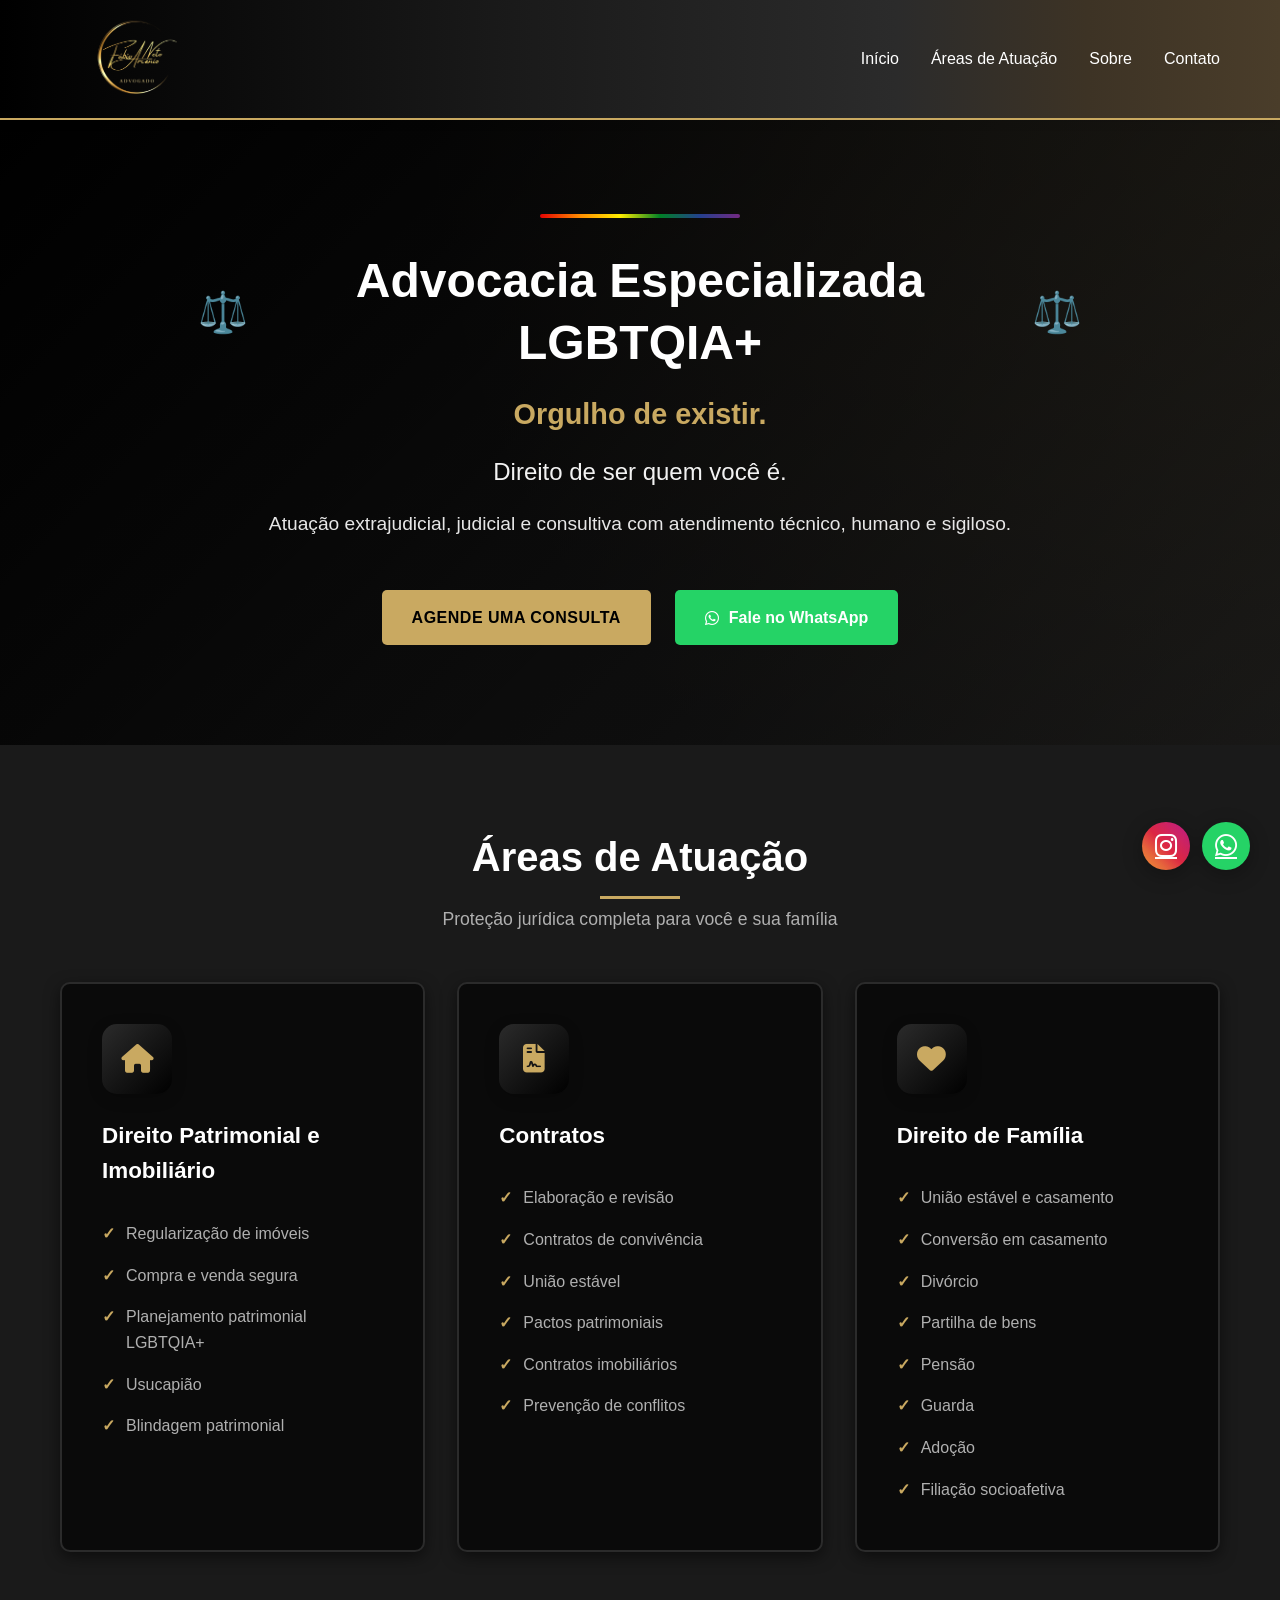
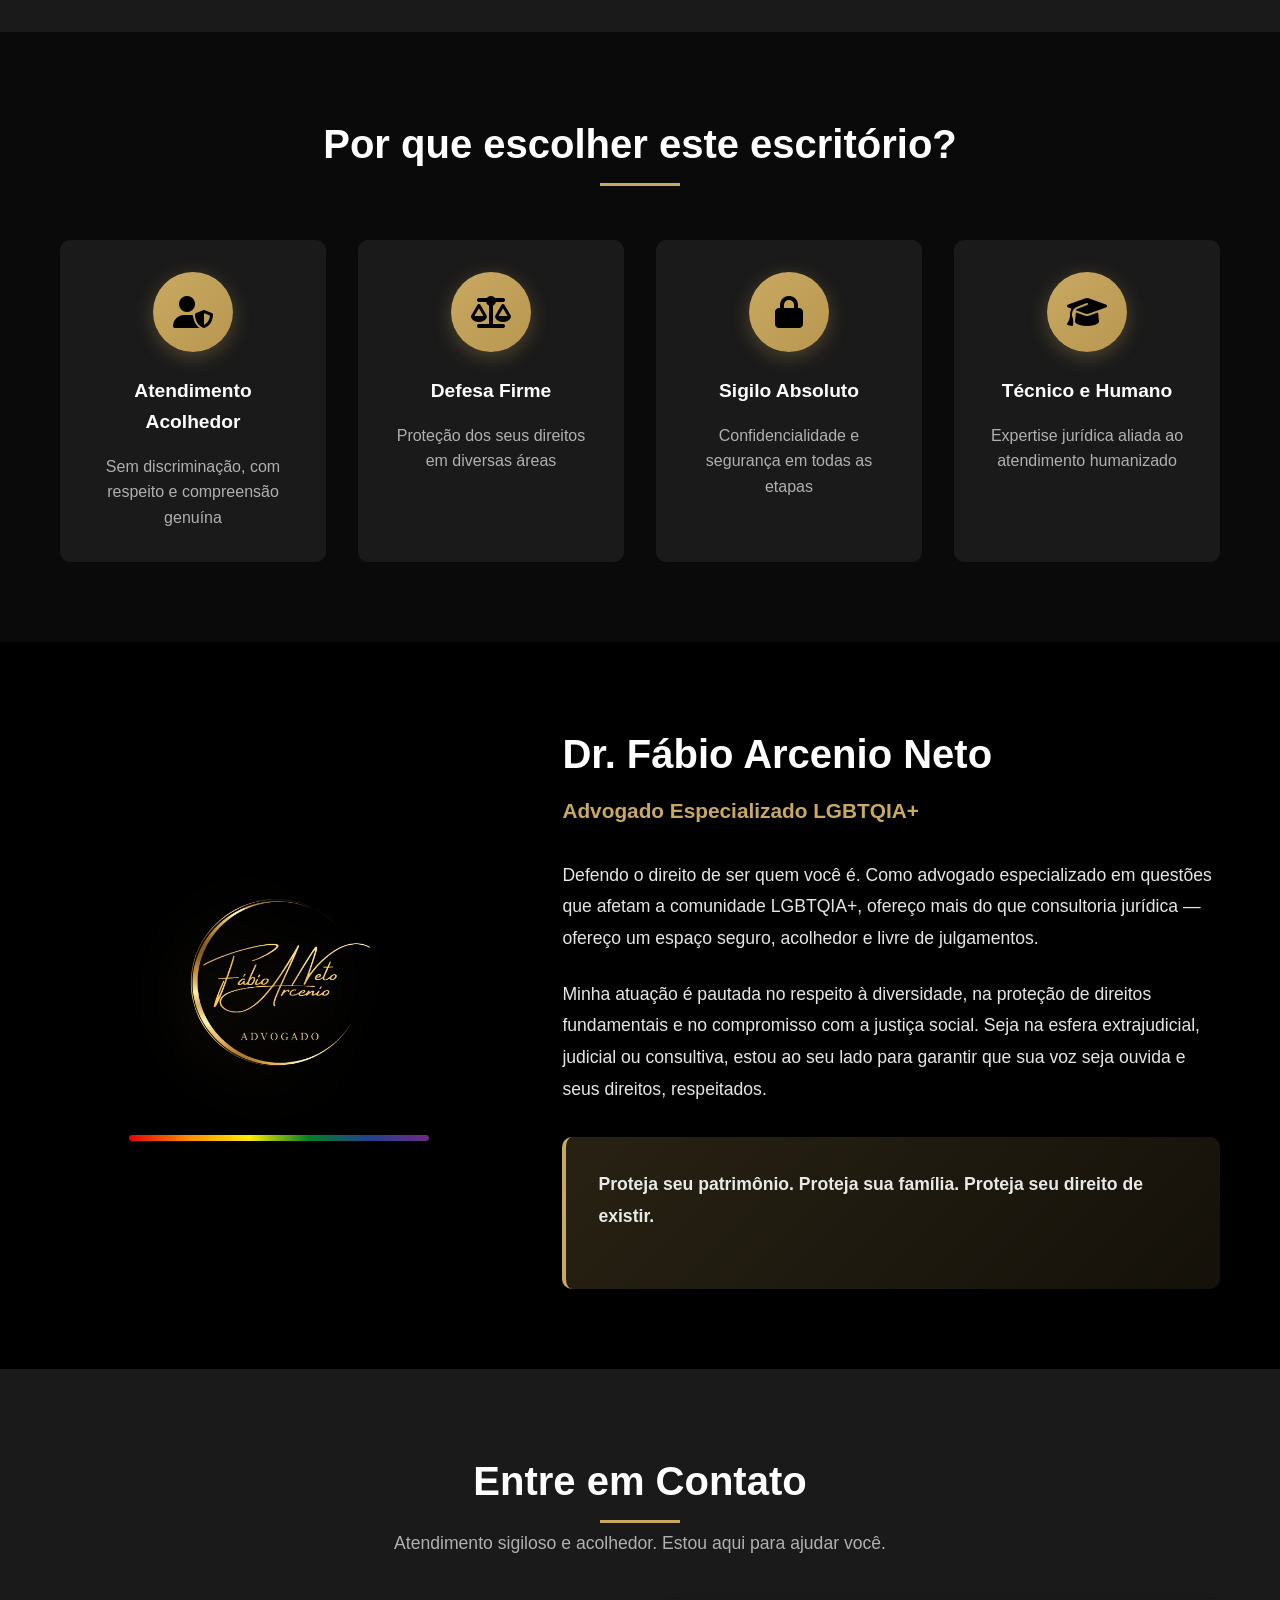
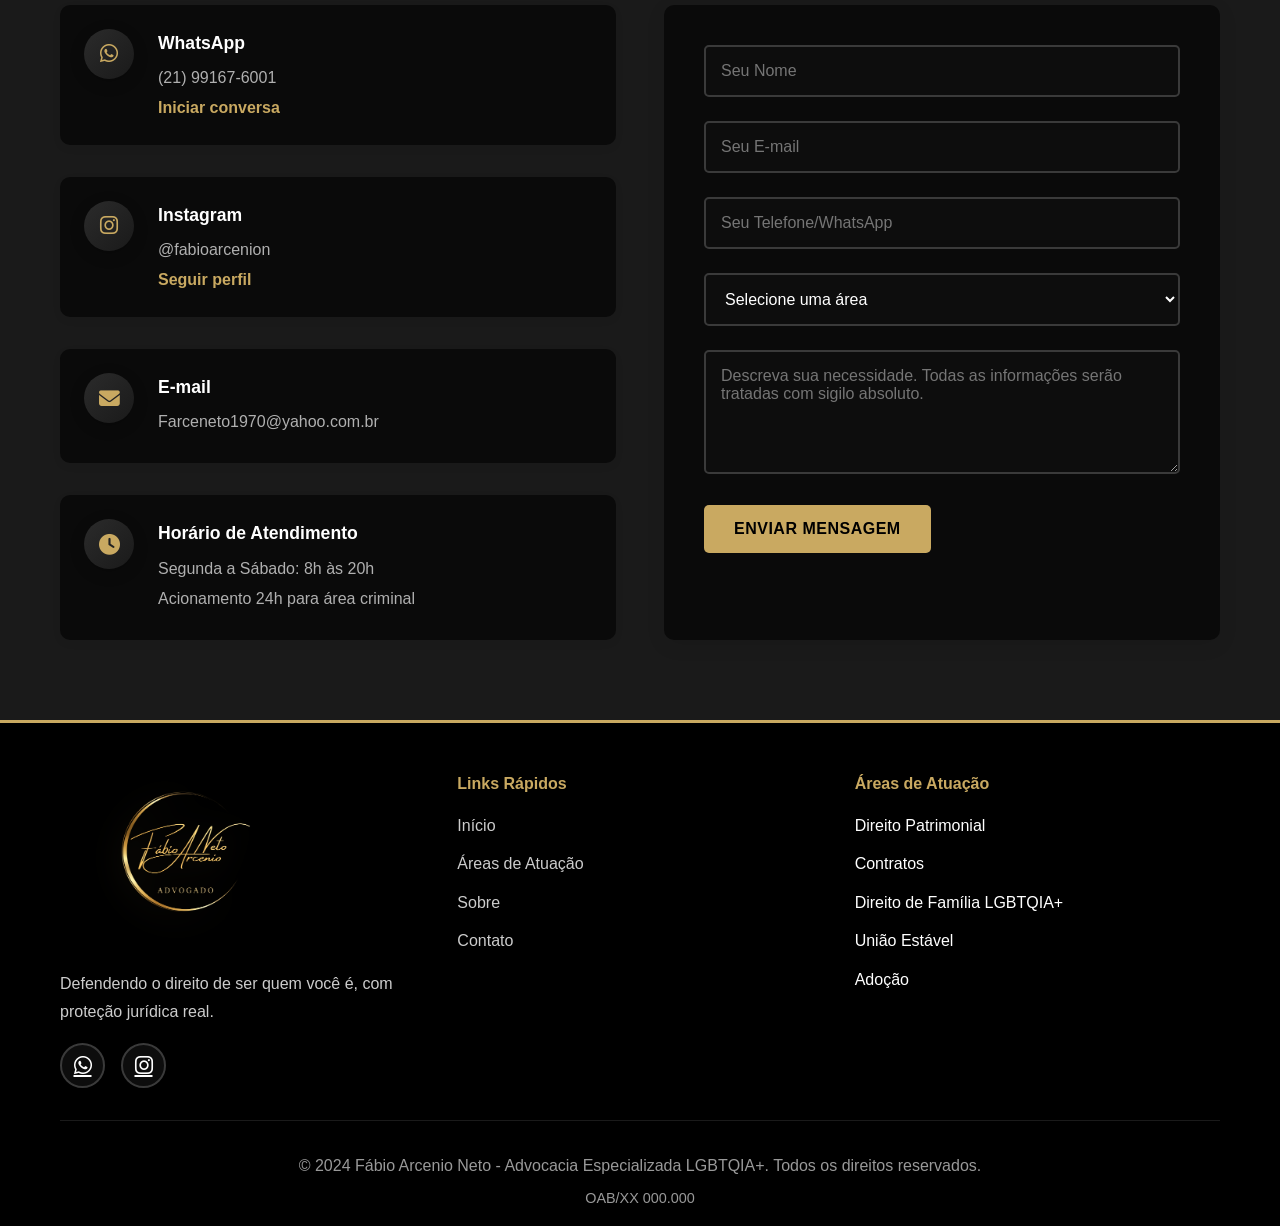
<file: Landing Page Advocacia/index.html>
<!DOCTYPE html>
<html lang="pt-BR">

<head>
    <meta charset="UTF-8">
    <meta name="viewport" content="width=device-width, initial-scale=1.0">
    <meta name="description"
        content="Advocacia Especializada LGBTQIA+ - Dr. Fábio Arcenio Neto - Direito de ser quem você é com proteção jurídica real">
    <title>Fábio Arcenio Neto - Advocacia LGBTQIA+</title>
    <link rel="stylesheet" href="style.css">
    <link rel="stylesheet" href="https://cdnjs.cloudflare.com/ajax/libs/font-awesome/6.4.0/css/all.min.css">
</head>

<body>
    <!-- Header -->
    <header class="header">
        <nav class="navbar">
            <div class="container">
                <div class="logo">
                    <img src="images/logo-white.png" alt="Fábio Arcenio Neto Advogado" class="logo-img">
                </div>
                <ul class="nav-menu">
                    <li><a href="#inicio">Início</a></li>
                    <li><a href="#areas">Áreas de Atuação</a></li>
                    <li><a href="#sobre">Sobre</a></li>
                    <li><a href="#contato">Contato</a></li>
                </ul>
                <div class="hamburger">
                    <span></span>
                    <span></span>
                    <span></span>
                </div>
            </div>
        </nav>
    </header>

    <!-- Hero Section -->
    <section id="inicio" class="hero">
        <div class="hero-overlay"></div>
        <div class="container">
            <div class="hero-content">
                <div class="rainbow-bar"></div>
                <h1><span class="pride-emoji">⚖️</span> Advocacia Especializada LGBTQIA+ <span
                        class="pride-emoji">⚖️</span></h1>
                <p class="hero-subtitle">Orgulho de existir.</p>
                <p class="hero-tagline">Direito de ser quem você é.</p>
                <p class="hero-description">Atuação extrajudicial, judicial e consultiva com atendimento técnico, humano
                    e sigiloso.</p>
                <div class="hero-buttons">
                    <a href="#contato" class="btn btn-primary">Agende uma Consulta</a>
                    <a href="https://wa.me/5521991676001" target="_blank" class="btn btn-whatsapp">
                        <i class="fab fa-whatsapp"></i> Fale no WhatsApp
                    </a>
                </div>
            </div>
        </div>
    </section>

    <!-- Áreas de Atuação -->
    <section id="areas" class="areas">
        <div class="container">
            <h2 class="section-title">Áreas de Atuação</h2>
            <p class="section-subtitle">Proteção jurídica completa para você e sua família</p>
            <div class="areas-grid">
                <div class="area-card">
                    <div class="icon">
                        <i class="fas fa-home"></i>
                    </div>
                    <h3>Direito Patrimonial e Imobiliário</h3>
                    <ul class="area-list">
                        <li>Regularização de imóveis</li>
                        <li>Compra e venda segura</li>
                        <li>Planejamento patrimonial LGBTQIA+</li>
                        <li>Usucapião</li>
                        <li>Blindagem patrimonial</li>
                    </ul>
                </div>
                <div class="area-card">
                    <div class="icon">
                        <i class="fas fa-file-contract"></i>
                    </div>
                    <h3>Contratos</h3>
                    <ul class="area-list">
                        <li>Elaboração e revisão</li>
                        <li>Contratos de convivência</li>
                        <li>União estável</li>
                        <li>Pactos patrimoniais</li>
                        <li>Contratos imobiliários</li>
                        <li>Prevenção de conflitos</li>
                    </ul>
                </div>
                <div class="area-card">
                    <div class="icon">
                        <i class="fas fa-heart"></i>
                    </div>
                    <h3>Direito de Família</h3>
                    <ul class="area-list">
                        <li>União estável e casamento</li>
                        <li>Conversão em casamento</li>
                        <li>Divórcio</li>
                        <li>Partilha de bens</li>
                        <li>Pensão</li>
                        <li>Guarda</li>
                        <li>Adoção</li>
                        <li>Filiação socioafetiva</li>
                    </ul>
                </div>
            </div>
        </div>
    </section>

    <!-- Diferenciais -->
    <section class="diferenciais-section">
        <div class="container">
            <h2 class="section-title">Por que escolher este escritório?</h2>
            <div class="diferenciais-grid">
                <div class="diferencial-card">
                    <div class="icon-circle">
                        <i class="fas fa-user-shield"></i>
                    </div>
                    <h3>Atendimento Acolhedor</h3>
                    <p>Sem discriminação, com respeito e compreensão genuína</p>
                </div>
                <div class="diferencial-card">
                    <div class="icon-circle">
                        <i class="fas fa-balance-scale"></i>
                    </div>
                    <h3>Defesa Firme</h3>
                    <p>Proteção dos seus direitos em diversas áreas</p>
                </div>
                <div class="diferencial-card">
                    <div class="icon-circle">
                        <i class="fas fa-lock"></i>
                    </div>
                    <h3>Sigilo Absoluto</h3>
                    <p>Confidencialidade e segurança em todas as etapas</p>
                </div>
                <div class="diferencial-card">
                    <div class="icon-circle">
                        <i class="fas fa-graduation-cap"></i>
                    </div>
                    <h3>Técnico e Humano</h3>
                    <p>Expertise jurídica aliada ao atendimento humanizado</p>
                </div>
            </div>
        </div>
    </section>

    <!-- Sobre -->
    <section id="sobre" class="sobre">
        <div class="container">
            <div class="sobre-content">
                <div class="sobre-image">
                    <img src="images/logo-white.png" alt="Fábio Arcenio Neto" class="sobre-logo">
                    <div class="pride-flag"></div>
                </div>
                <div class="sobre-text">
                    <h2>Dr. Fábio Arcenio Neto</h2>
                    <h3 class="subtitle-gold">Advogado Especializado LGBTQIA+</h3>
                    <p>Defendo o direito de ser quem você é. Como advogado especializado em questões que afetam a
                        comunidade LGBTQIA+, ofereço mais do que consultoria jurídica — ofereço um espaço seguro,
                        acolhedor e livre de julgamentos.</p>
                    <p>Minha atuação é pautada no respeito à diversidade, na proteção de direitos fundamentais e no
                        compromisso com a justiça social. Seja na esfera extrajudicial, judicial ou consultiva, estou ao
                        seu lado para garantir que sua voz seja ouvida e seus direitos, respeitados.</p>
                    <div class="cta-box">
                        <p class="cta-text"><strong>Proteja seu patrimônio. Proteja sua família. Proteja seu direito de
                                existir.</strong></p>
                    </div>
                </div>
            </div>
        </div>
    </section>

    <!-- Contato -->
    <section id="contato" class="contato">
        <div class="container">
            <h2 class="section-title">Entre em Contato</h2>
            <p class="section-subtitle">Atendimento sigiloso e acolhedor. Estou aqui para ajudar você.</p>

            <div class="contato-content">
                <div class="contato-info">
                    <div class="info-item">
                        <i class="fab fa-whatsapp"></i>
                        <div>
                            <h4>WhatsApp</h4>
                            <p>(21) 99167-6001</p>
                            <a href="https://wa.me/5521991676001" target="_blank" class="link-gold">Iniciar conversa</a>
                        </div>
                    </div>
                    <div class="info-item">
                        <i class="fab fa-instagram"></i>
                        <div>
                            <h4>Instagram</h4>
                            <p>@fabioarcenion</p>
                            <a href="https://www.instagram.com/fabioarcenion?igsh=N3hwaGlwd3M0ZGU=" target="_blank"
                                class="link-gold">Seguir perfil</a>
                        </div>
                    </div>
                    <div class="info-item">
                        <i class="fas fa-envelope"></i>
                        <div>
                            <h4>E-mail</h4>
                            <p>Farceneto1970@yahoo.com.br</p>
                        </div>
                    </div>
                    <div class="info-item">
                        <i class="fas fa-clock"></i>
                        <div>
                            <h4>Horário de Atendimento</h4>
                            <p>Segunda a Sábado: 8h às 20h</p>
                            <p>Acionamento 24h para área criminal</p>
                        </div>
                    </div>
                </div>

                <div class="contato-form">
                    <form id="formulario-contato">
                        <div class="form-group">
                            <input type="text" id="nome" name="nome" placeholder="Seu Nome" required>
                        </div>
                        <div class="form-group">
                            <input type="email" id="email" name="email" placeholder="Seu E-mail" required>
                        </div>
                        <div class="form-group">
                            <input type="tel" id="telefone" name="telefone" placeholder="Seu Telefone/WhatsApp"
                                required>
                        </div>
                        <div class="form-group">
                            <select id="assunto" name="assunto" required>
                                <option value="">Selecione uma área</option>
                                <option value="patrimonial">Direito Patrimonial e Imobiliário</option>
                                <option value="contratos">Contratos</option>
                                <option value="familia">Direito de Família</option>
                                <option value="outro">Outra área</option>
                            </select>
                        </div>
                        <div class="form-group">
                            <textarea id="mensagem" name="mensagem" rows="5"
                                placeholder="Descreva sua necessidade. Todas as informações serão tratadas com sigilo absoluto."
                                required></textarea>
                        </div>
                        <button type="submit" class="btn btn-primary">Enviar Mensagem</button>
                    </form>
                </div>
            </div>
        </div>
    </section>

    <!-- Footer -->
    <footer class="footer">
        <div class="container">
            <div class="footer-content">
                <div class="footer-section footer-logo-section">
                    <img src="images/logo-white.png" alt="Fábio Arcenio Neto" class="footer-logo">
                    <p>Defendendo o direito de ser quem você é, com proteção jurídica real.</p>
                    <div class="footer-social">
                        <a href="https://wa.me/5521991676001" target="_blank" title="WhatsApp">
                            <i class="fab fa-whatsapp"></i>
                        </a>
                        <a href="https://www.instagram.com/fabioarcenion?igsh=N3hwaGlwd3M0ZGU=" target="_blank"
                            title="Instagram">
                            <i class="fab fa-instagram"></i>
                        </a>
                    </div>
                </div>
                <div class="footer-section">
                    <h4>Links Rápidos</h4>
                    <ul>
                        <li><a href="#inicio">Início</a></li>
                        <li><a href="#areas">Áreas de Atuação</a></li>
                        <li><a href="#sobre">Sobre</a></li>
                        <li><a href="#contato">Contato</a></li>
                    </ul>
                </div>
                <div class="footer-section">
                    <h4>Áreas de Atuação</h4>
                    <ul>
                        <li>Direito Patrimonial</li>
                        <li>Contratos</li>
                        <li>Direito de Família LGBTQIA+</li>
                        <li>União Estável</li>
                        <li>Adoção</li>
                    </ul>
                </div>
            </div>
            <div class="footer-bottom">
                <p>&copy; 2024 Fábio Arcenio Neto - Advocacia Especializada LGBTQIA+. Todos os direitos reservados.</p>
                <p class="oab-info">OAB/XX 000.000</p>
            </div>
        </div>
    </footer>

    <!-- Botões Flutuantes -->
    <div class="floating-buttons">
        <a href="https://www.instagram.com/fabioarcenion?igsh=N3hwaGlwd3M0ZGU=" class="instagram-float" target="_blank"
            title="Siga no Instagram">
            <i class="fab fa-instagram"></i>
        </a>
        <a href="https://wa.me/5521991676001" class="whatsapp-float" target="_blank" title="Fale conosco no WhatsApp">
            <i class="fab fa-whatsapp"></i>
        </a>
    </div>

    <script src="script.js"></script>
</body>

</html>
</file>
<file: Landing Page Advocacia/style.css>
/* Reset e Configurações Globais */
* {
    margin: 0;
    padding: 0;
    box-sizing: border-box;
}

html {
    scroll-behavior: smooth;
}

:root {
    --primary-color: #1a1a1a;
    --secondary-color: #c9a961;
    --gold-light: #d4b875;
    --gold-dark: #b89751;
    --dark-color: #000000;
    --light-color: #f5f5f5;
    --white: #ffffff;
    --text-color: #2b2b2b;
    --gray: #6b6b6b;
    --medium-gray: #4a4a4a;
    --transition: all 0.3s ease;

    /* Pride Colors */
    --pride-red: #e40303;
    --pride-orange: #ff8c00;
    --pride-yellow: #ffed00;
    --pride-green: #008026;
    --pride-blue: #24408e;
    --pride-purple: #732982;
}

body {
    font-family: 'Segoe UI', Tahoma, Geneva, Verdana, sans-serif;
    line-height: 1.6;
    color: var(--text-color);
    overflow-x: hidden;
}

.container {
    max-width: 1200px;
    margin: 0 auto;
    padding: 0 20px;
}

/* Header e Navegação */
.header {
    background: linear-gradient(to right, #000000 0%, #1a1a1a 40%, #2b2b2b 70%, #3d3325 85%, #4a3d2a 100%);
    box-shadow: 0 2px 15px rgba(0, 0, 0, 0.3);
    position: fixed;
    width: 100%;
    top: 0;
    z-index: 1000;
    border-bottom: 2px solid var(--secondary-color);
}

.navbar .container {
    display: flex;
    justify-content: space-between;
    align-items: center;
    padding: 0.5rem 20px;
}

.logo {
    display: flex;
    align-items: center;
}

.logo-img {
    height: 102px;
    width: auto;
    object-fit: contain;
    transition: var(--transition);
    filter: brightness(1.1);
}

.logo-img:hover {
    transform: scale(1.05);
    filter: brightness(1.2);
}

.nav-menu {
    display: flex;
    list-style: none;
    gap: 2rem;
}

.nav-menu a {
    text-decoration: none;
    color: var(--white);
    font-weight: 500;
    transition: var(--transition);
    position: relative;
}

.nav-menu a::after {
    content: '';
    position: absolute;
    bottom: -5px;
    left: 0;
    width: 0;
    height: 2px;
    background: var(--secondary-color);
    transition: var(--transition);
}

.nav-menu a:hover {
    color: var(--secondary-color);
}

.nav-menu a:hover::after {
    width: 100%;
}

.social-links {
    display: flex;
    gap: 1rem;
    align-items: center;
}

.social-links a {
    width: 40px;
    height: 40px;
    display: flex;
    align-items: center;
    justify-content: center;
    border-radius: 50%;
    transition: var(--transition);
    font-size: 1.2rem;
}

.whatsapp-link {
    background: #25D366;
    color: var(--white);
}

.whatsapp-link:hover {
    background: #128C7E;
    transform: scale(1.1);
}

.instagram-link {
    background: linear-gradient(45deg, #f09433 0%, #e6683c 25%, #dc2743 50%, #cc2366 75%, #bc1888 100%);
    color: var(--white);
}

.instagram-link:hover {
    transform: scale(1.1);
}

.hamburger {
    display: none;
    flex-direction: column;
    cursor: pointer;
    gap: 5px;
}

.hamburger span {
    width: 25px;
    height: 3px;
    background: var(--secondary-color);
    transition: var(--transition);
}

/* Hero Section */
.hero {
    margin-top: 114px;
    padding: 100px 0;
    background: linear-gradient(135deg, #000000 0%, #1a1a1a 50%, #2b2b2b 100%);
    color: var(--white);
    position: relative;
    min-height: 600px;
    display: flex;
    align-items: center;
}

.hero::before {
    content: '';
    position: absolute;
    top: 0;
    left: 0;
    right: 0;
    bottom: 0;
    background: radial-gradient(circle at top right, rgba(201, 169, 97, 0.15) 0%, transparent 60%);
    pointer-events: none;
}

.hero-overlay {
    position: absolute;
    top: 0;
    left: 0;
    right: 0;
    bottom: 0;
    background: linear-gradient(135deg, rgba(0, 0, 0, 0.7) 0%, rgba(0, 0, 0, 0.5) 100%);
    z-index: 0;
}

.hero .container {
    position: relative;
    z-index: 1;
}

.hero-content {
    max-width: 900px;
    margin: 0 auto;
    text-align: center;
}

.rainbow-bar {
    height: 4px;
    background: linear-gradient(to right,
        var(--pride-red),
        var(--pride-orange),
        var(--pride-yellow),
        var(--pride-green),
        var(--pride-blue),
        var(--pride-purple)
    );
    margin: 0 auto 2rem;
    width: 200px;
    border-radius: 2px;
}

.pride-emoji {
    font-size: 2.5rem;
    display: inline;
    margin: 0 0.5rem;
    vertical-align: middle;
}

.hero-content h1 {
    font-size: 3rem;
    margin-bottom: 1rem;
    line-height: 1.3;
    font-weight: 700;
    color: var(--white);
    display: flex;
    align-items: center;
    justify-content: center;
    flex-wrap: nowrap;
}

.hero-subtitle {
    font-size: 1.8rem;
    color: var(--secondary-color);
    font-weight: 600;
    margin-bottom: 1rem;
}

.hero-tagline {
    font-size: 1.5rem;
    margin-bottom: 1rem;
    opacity: 0.95;
    line-height: 1.6;
}

.hero-description {
    font-size: 1.2rem;
    margin-bottom: 3rem;
    opacity: 0.9;
    line-height: 1.8;
}

.hero-buttons {
    display: flex;
    gap: 1.5rem;
    flex-wrap: wrap;
    justify-content: center;
}

.btn {
    padding: 15px 30px;
    text-decoration: none;
    border-radius: 5px;
    font-weight: 600;
    transition: var(--transition);
    display: inline-flex;
    align-items: center;
    gap: 10px;
    border: none;
    cursor: pointer;
    font-size: 1rem;
}

.btn-primary {
    background: var(--secondary-color);
    color: var(--dark-color);
    font-weight: 700;
    text-transform: uppercase;
    letter-spacing: 0.5px;
}

.btn-primary:hover {
    background: var(--gold-light);
    transform: translateY(-2px);
    box-shadow: 0 8px 25px rgba(201, 169, 97, 0.5);
}

.btn-whatsapp {
    background: #25D366;
    color: var(--white);
}

.btn-whatsapp:hover {
    background: #128C7E;
    transform: translateY(-2px);
    box-shadow: 0 8px 25px rgba(37, 211, 102, 0.4);
}

/* Seções Gerais */
section {
    padding: 80px 0;
}

.section-title {
    text-align: center;
    font-size: 2.5rem;
    color: var(--white);
    margin-bottom: 1rem;
    position: relative;
    display: inline-block;
    width: 100%;
}

.section-title::after {
    content: '';
    position: absolute;
    bottom: -10px;
    left: 50%;
    transform: translateX(-50%);
    width: 80px;
    height: 3px;
    background: var(--secondary-color);
}

.section-subtitle {
    text-align: center;
    font-size: 1.1rem;
    color: #b0b0b0;
    margin-bottom: 3rem;
}

/* Áreas de Atuação */
.areas {
    background: #1a1a1a;
}

.areas-grid {
    display: grid;
    grid-template-columns: repeat(auto-fit, minmax(320px, 1fr));
    gap: 2rem;
}

.area-card {
    background: #0a0a0a;
    padding: 2.5rem;
    border-radius: 10px;
    text-align: left;
    transition: var(--transition);
    box-shadow: 0 5px 15px rgba(0, 0, 0, 0.5);
    border: 2px solid #2b2b2b;
}

.area-card:hover {
    border: 1px solid #2b2b2b;
    transform: translateY(-10px);
    box-shadow: 0 15px 40px rgba(201, 169, 97, 0.3);
    border-color: var(--secondary-color);
}

.area-card .icon {
    width: 70px;
    height: 70px;
    margin-bottom: 1.5rem;
    background: linear-gradient(135deg, #2b2b2b 0%, #000000 100%);
    border-radius: 15px;
    display: flex;
    align-items: center;
    justify-content: center;
    color: var(--secondary-color);
    font-size: 1.8rem;
    box-shadow: 0 4px 15px rgba(0, 0, 0, 0.2);
}

.area-card h3 {
    color: var(--white);
    margin-bottom: 1.5rem;
    font-size: 1.4rem;
}

.area-list {
    list-style: none;
    padding: 0;
}

.area-list li {
    padding: 0.5rem 0;
    padding-left: 1.5rem;
    color: #b0b0b0;
    position: relative;
}

.area-list li::before {
    content: '✓';
    position: absolute;
    left: 0;
    color: var(--secondary-color);
    font-weight: bold;
}

/* Diferenciais Section */
.diferenciais-section {
    background: #0a0a0a;
}

.diferenciais-grid {
    display: grid;
    grid-template-columns: repeat(auto-fit, minmax(250px, 1fr));
    gap: 2rem;
    margin-top: 3rem;
}

.diferencial-card {
    text-align: center;
    padding: 2rem;
    background: #1a1a1a;
    border-radius: 10px;
    transition: var(--transition);
}

.diferencial-card:hover {
    transform: translateY(-5px);
    box-shadow: 0 10px 30px rgba(201, 169, 97, 0.2);
}

.icon-circle {
    width: 80px;
    height: 80px;
    background: linear-gradient(135deg, var(--secondary-color) 0%, var(--gold-dark) 100%);
    border-radius: 50%;
    display: flex;
    align-items: center;
    justify-content: center;
    margin: 0 auto 1.5rem;
    color: var(--dark-color);
    font-size: 2rem;
    box-shadow: 0 5px 20px rgba(201, 169, 97, 0.3);
}

.diferencial-card h3 {
    color: var(--white);
    margin-bottom: 1rem;
    font-size: 1.2rem;
}

.diferencial-card p {
    color: #b0b0b0;
    line-height: 1.6;
}

/* Sobre */
.sobre {
    background: var(--dark-color);
    color: var(--white);
}

.sobre .section-title {
    color: var(--white);
}

.sobre .section-title::after {
    background: var(--secondary-color);
}

.sobre-content {
    display: grid;
    grid-template-columns: 1fr 1.5fr;
    gap: 4rem;
    align-items: center;
}

.sobre-image {
    position: relative;
    text-align: center;
}

.sobre-logo {
    max-width: 350px;
    width: 100%;
    height: auto;
    object-fit: contain;
    filter: drop-shadow(0 10px 30px rgba(201, 169, 97, 0.3));
    transition: var(--transition);
}

.sobre-logo:hover {
    transform: scale(1.05);
}

.pride-flag {
    height: 6px;
    background: linear-gradient(to right,
        var(--pride-red),
        var(--pride-orange),
        var(--pride-yellow),
        var(--pride-green),
        var(--pride-blue),
        var(--pride-purple)
    );
    margin: 1.5rem auto 0;
    border-radius: 3px;
    max-width: 300px;
}

.sobre-text h2 {
    color: var(--white);
    font-size: 2.5rem;
    margin-bottom: 0.5rem;
}

.subtitle-gold {
    color: var(--secondary-color);
    font-size: 1.3rem;
    margin-bottom: 2rem;
    font-weight: 600;
}

.sobre-text p {
    margin-bottom: 1.5rem;
    color: rgba(255, 255, 255, 0.9);
    font-size: 1.1rem;
    line-height: 1.8;
    text-align: left;
}

.cta-box {
    background: linear-gradient(135deg, rgba(201, 169, 97, 0.2) 0%, rgba(201, 169, 97, 0.1) 100%);
    padding: 2rem;
    border-radius: 10px;
    border-left: 4px solid var(--secondary-color);
    margin-top: 2rem;
}

.cta-text {
    color: var(--secondary-color);
    font-size: 1.2rem;
    line-height: 1.6;
    margin: 0;
}

/* Contato */
.contato {
    background: #1a1a1a;
}

.contato-content {
    display: grid;
    grid-template-columns: 1fr 1fr;
    gap: 3rem;
}

.contato-info {
    display: flex;
    flex-direction: column;
    gap: 2rem;
}

.info-item {
    display: flex;
    gap: 1.5rem;
    align-items: flex-start;
    padding: 1.5rem;
    background: #0a0a0a;
    border-radius: 10px;
    box-shadow: 0 3px 10px rgba(0, 0, 0, 0.05);
    transition: var(--transition);
}

.info-item:hover {
    box-shadow: 0 5px 20px rgba(201, 169, 97, 0.2);
}

.info-item i {
    width: 50px;
    height: 50px;
    background: linear-gradient(135deg, #2b2b2b 0%, #1a1a1a 100%);
    color: var(--secondary-color);
    border-radius: 50%;
    display: flex;
    align-items: center;
    justify-content: center;
    font-size: 1.3rem;
    flex-shrink: 0;
    box-shadow: 0 4px 15px rgba(0, 0, 0, 0.2);
}

.info-item h4 {
    color: var(--white);
    margin-bottom: 0.5rem;
    font-size: 1.1rem;
}

.info-item p {
    color: #b0b0b0;
    margin-bottom: 0.3rem;
}

.link-gold {
    color: var(--secondary-color);
    text-decoration: none;
    font-weight: 600;
    transition: var(--transition);
}

.link-gold:hover {
    color: var(--gold-dark);
    text-decoration: underline;
}

/* Formulário */
.contato-form {
    background: #0a0a0a;
    padding: 2.5rem;
    border-radius: 10px;
    box-shadow: 0 5px 20px rgba(0, 0, 0, 0.08);
}

.form-group {
    margin-bottom: 1.5rem;
}

.form-group input,
.form-group select,
.form-group textarea {
    width: 100%;
    padding: 15px;
    border: 2px solid #3a3a3a;
    background: #0d0d0d;
    color: var(--white);
    border-radius: 5px;
    font-size: 1rem;
    font-family: inherit;
    transition: var(--transition);
}

.form-group input:focus,
.form-group select:focus,
.form-group textarea:focus {
    outline: none;
    border-color: var(--secondary-color);
    box-shadow: 0 0 0 3px rgba(201, 169, 97, 0.1);
}

.form-group textarea {
    resize: vertical;
}

/* Footer */
.footer {
    background: var(--dark-color);
    color: var(--white);
    padding: 3rem 0 1rem;
    border-top: 3px solid var(--secondary-color);
}

.footer-content {
    display: grid;
    grid-template-columns: repeat(auto-fit, minmax(250px, 1fr));
    gap: 2rem;
    margin-bottom: 2rem;
}

.footer-logo {
    max-width: 250px;
    height: auto;
    margin-bottom: 1.5rem;
    filter: drop-shadow(0 5px 15px rgba(201, 169, 97, 0.2));
}

.footer-section h3,
.footer-section h4 {
    margin-bottom: 1rem;
    color: var(--secondary-color);
}

.footer-section p {
    color: rgba(255, 255, 255, 0.8);
    line-height: 1.8;
}

.footer-social {
    display: flex;
    gap: 1rem;
    margin-top: 1rem;
}

.footer-social a {
    width: 45px;
    height: 45px;
    background: #2b2b2b;
    color: var(--secondary-color);
    border-radius: 50%;
    display: flex;
    align-items: center;
    justify-content: center;
    transition: var(--transition);
    font-size: 1.3rem;
    border: 2px solid #3a3a3a;
    background: #0d0d0d;
    color: var(--white);
}

.footer-social a:hover {
    background: var(--secondary-color);
    color: var(--dark-color);
    transform: translateY(-3px);
    border-color: var(--secondary-color);
}

.footer-section ul {
    list-style: none;
}

.footer-section ul li {
    margin-bottom: 0.8rem;
}

.footer-section ul li a {
    color: rgba(255, 255, 255, 0.8);
    text-decoration: none;
    transition: var(--transition);
}

.footer-section ul li a:hover {
    color: var(--secondary-color);
    padding-left: 5px;
}

.footer-section ul li i {
    margin-right: 10px;
    color: var(--secondary-color);
}

.footer-bottom {
    text-align: center;
    padding-top: 2rem;
    border-top: 1px solid rgba(255, 255, 255, 0.1);
    color: rgba(255, 255, 255, 0.6);
}

.oab-info {
    margin-top: 0.5rem;
    font-size: 0.9rem;
}

@keyframes pulse {
    0%, 100% {
        box-shadow: 0 5px 20px rgba(37, 211, 102, 0.5);
    }
    50% {
        box-shadow: 0 5px 30px rgba(37, 211, 102, 0.8);
    }
}

/* Responsividade */
@media (max-width: 768px) {
    .hamburger {
        display: flex;
    }

    .nav-menu {
        position: fixed;
        left: -100%;
        top: 114px;
        flex-direction: column;
        background: linear-gradient(to bottom, #1a1a1a 0%, #000000 100%);
        width: 100%;
        text-align: center;
        transition: 0.3s;
        box-shadow: 0 10px 27px rgba(0, 0, 0, 0.3);
        padding: 2rem 0;
        border-bottom: 2px solid var(--secondary-color);
    }

    .nav-menu.active {
        left: 0;
    }

    .social-links {
        display: none;
    }

    .hero {
        padding: 60px 0;
        min-height: 500px;
    }

    .hero-content h1 {
        font-size: 2rem;
    }

    .pride-emoji {
        font-size: 1.5rem;
    }

    .hero-subtitle {
        font-size: 1.4rem;
    }

    .hero-tagline {
        font-size: 1.2rem;
    }

    .hero-description {
        font-size: 1rem;
    }

    .sobre-content,
    .contato-content {
        grid-template-columns: 1fr;
    }

    .areas-grid {
        grid-template-columns: 1fr;
    }

    .footer-content {
        grid-template-columns: 1fr;
        text-align: center;
    }

    .footer-social {
        justify-content: center;
    }

    .whatsapp-float {
        width: 50px;
        height: 50px;
        bottom: 20px;
        right: 20px;
        font-size: 1.5rem;
    }

    .hero-buttons {
        flex-direction: column;
    }

    .btn {
        width: 100%;
        justify-content: center;
    }

    .logo-img {
        height: 84px;
    }

    .sobre-logo {
        max-width: 250px;
    }

    .footer-logo {
        max-width: 180px;
        margin: 0 auto 1rem;
    }
}

@media (max-width: 480px) {
    .section-title {
        font-size: 1.8rem;
    }

    .hero {
        padding: 40px 0;
    }

    .hero-content h1 {
        font-size: 1.6rem;
    }

    .hero-subtitle {
        font-size: 1.2rem;
    }

    .hero-tagline {
        font-size: 1rem;
    }

    .hero-description {
        font-size: 0.9rem;
    }
}

/* Botões Flutuantes */
.floating-buttons {
    position: fixed;
    bottom: 30px;
    right: 30px;
    display: flex;
    flex-direction: row;
    gap: 12px;
    z-index: 999;
}

.whatsapp-float,
.instagram-float {
    width: 48px;
    height: 48px;
    border-radius: 50%;
    display: flex;
    align-items: center;
    justify-content: center;
    font-size: 1.6rem;
    transition: var(--transition);
    color: var(--white);
    box-shadow: 0 5px 20px rgba(0, 0, 0, 0.3);
}

.whatsapp-float {
    background: #25D366;
    animation: pulse-whatsapp 2s infinite;
}

.whatsapp-float:hover {
    background: #128C7E;
    transform: scale(1.1);
}

.instagram-float {
    background: linear-gradient(45deg, #f09433 0%, #e6683c 25%, #dc2743 50%, #cc2366 75%, #bc1888 100%);
    animation: pulse-instagram 2s infinite;
}

.instagram-float:hover {
    transform: scale(1.1);
    box-shadow: 0 8px 25px rgba(220, 39, 67, 0.5);
}

@keyframes pulse-whatsapp {
    0%, 100% {
        box-shadow: 0 5px 20px rgba(37, 211, 102, 0.5);
    }
    50% {
        box-shadow: 0 5px 30px rgba(37, 211, 102, 0.8);
    }
}

@keyframes pulse-instagram {
    0%, 100% {
        box-shadow: 0 5px 20px rgba(220, 39, 67, 0.4);
    }
    50% {
        box-shadow: 0 5px 30px rgba(220, 39, 67, 0.6);
    }
}
</file>
